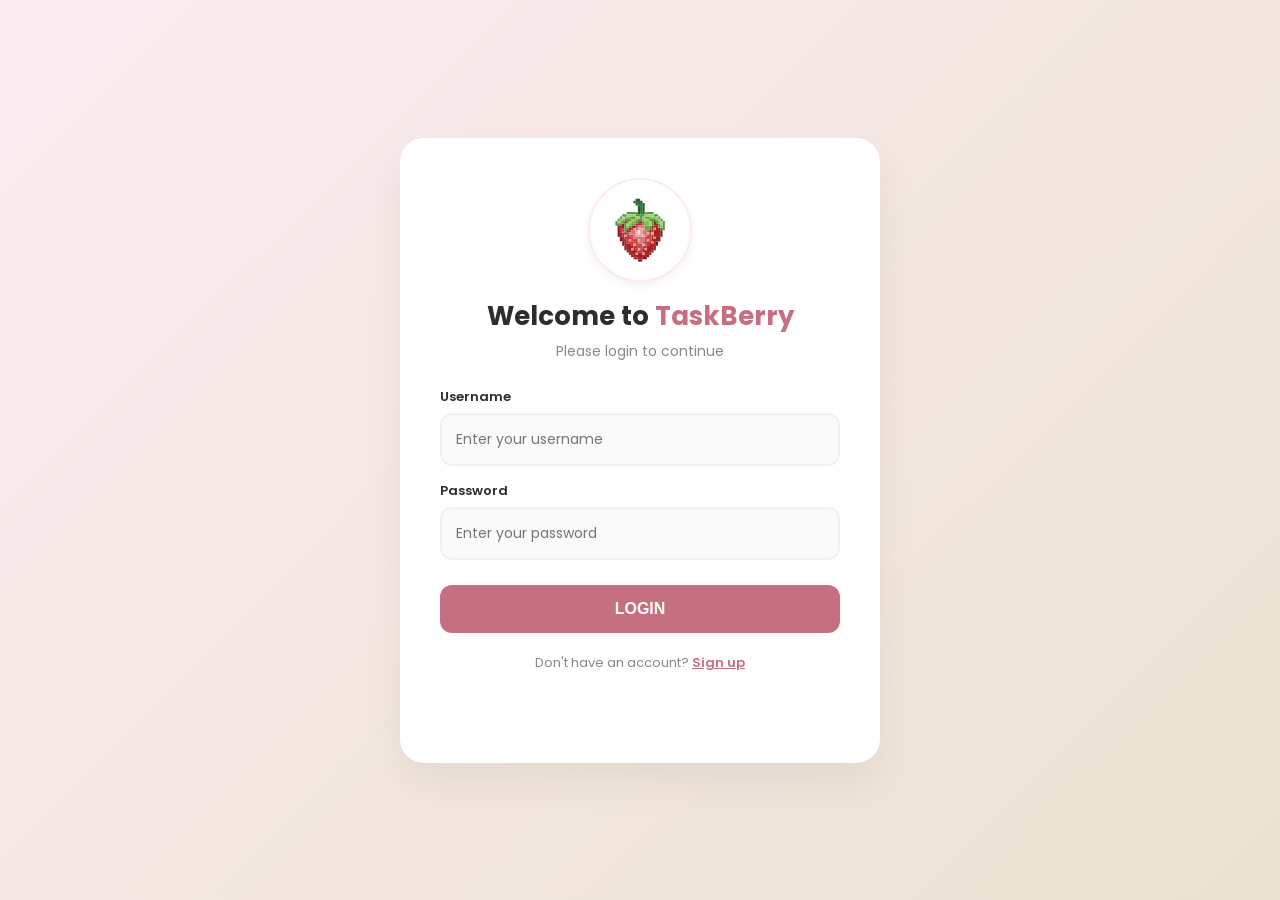
<file: frontend/index.html>
<!DOCTYPE html>
<html lang="en">
<head>
  <meta charset="UTF-8" />
  <meta name="viewport" content="width=device-width, initial-scale=1.0" />
  <title>TaskBerry – Welcome</title>
  <link rel="stylesheet" href="login.css" />
  <link href="https://fonts.googleapis.com/css2?family=Poppins:wght@300;400;500;600;700&display=swap" rel="stylesheet">
</head>

<body>
  
  <div class="login-page">
    
    <div class="login-card">
      
      <div class="login-header">
        <div class="icon-circle">
          <img src="assets/taskberry-logo.svg" alt="TaskBerry Logo" class="user-avatar">
        </div>
        <h2 class="title">Welcome to <span>TaskBerry</span></h2>
        <p id="page-subtitle" class="subtitle">Please login to continue</p>
      </div>

      <div id="login-box" class="form-content">
        <div class="input-group">
          <label> Username</label>
          <input id="username" type="text" placeholder="Enter your username" />
        </div>
        
        <div class="input-group">
          <label>Password</label>
          <input id="password" type="password" placeholder="Enter your password" />
        </div>

        <button onclick="handleLogin()" class="btn-login">LOGIN</button>
        
        <p class="switch-text">
          Don't have an account? 
          <span onclick="toggleForms('register')" class="link-btn">Sign up</span>
        </p>
      </div>

      <div id="register-box" class="form-content hidden">
        <div class="input-group">
          <label>Username</label>
          <input id="reg-username" type="text" placeholder="Choose a username" />
        </div>

        <div class="input-group">
          <label>Email (Optional)</label>
          <input id="reg-email" type="email" placeholder="example@mail.com" />
        </div>
        
        <div class="input-group">
          <label>Password</label>
          <input id="reg-password" type="password" placeholder="Create a password" />
        </div>

        <button onclick="handleRegister()" class="btn-login btn-register">SIGN UP</button>
        
        <p class="switch-text">
          Already have an account? 
          <span onclick="toggleForms('login')" class="link-btn">Login</span>
        </p>
      </div>

      <p id="error" class="error-msg"></p>
      <p id="success" class="success-msg"></p>

    </div>
  </div>

  <script src="config.js"></script>
  <script src="main.js"></script>
</body>
</html>
</file>
<file: frontend/login.css>
/* ---------- GLOBAL / VARIABLES ---------- */
:root {
  /* TaskBerry Renk Paleti */
  --bg-gradient-1: #FCEBF1;
  --bg-gradient-2: #ECE3D2;
  --card-bg: #FFFFFF;
  --text-main: #2D2D2D;
  --text-muted: #888888;
  --accent-color: #C66F80;
  --accent-hover: #4A6644;
  --error-color: #e74c3c;
  --success-color: #2ecc71; /* Yeni: Başarı mesajı rengi */
}

body {
  margin: 0;
  padding: 0;
  font-family: "Poppins", sans-serif;
  height: 100vh;
  overflow: hidden;
}

.login-page {
  width: 100%;
  height: 100vh;
  background: linear-gradient(135deg, var(--bg-gradient-1) 0%, var(--bg-gradient-2) 100%);
  display: flex;
  justify-content: center;
  align-items: center;
}

.login-card {
  background: var(--card-bg);
  padding: 40px;
  width: 100%;
  max-width: 400px;
  border-radius: 24px;
  box-shadow: 0 20px 40px rgba(0,0,0,0.06);
  text-align: center;
  position: relative;
  transition: all 0.3s ease;
}

/* Header */
.icon-circle {
  width: 90px;
  height: 90px;
  margin: 0 auto 15px;
  padding: 5px;
  background: white;
  border-radius: 50%;
  box-shadow: 0 4px 10px rgba(0,0,0,0.05);
  border: 2px solid var(--bg-gradient-1);
}

.user-avatar {
  width: 100%;
  height: 100%;
  border-radius: 50%;
  object-fit: cover;
}

.title {
  font-size: 26px;
  font-weight: 700;
  margin: 0;
  color: var(--text-main);
}
.title span { color: var(--accent-color); }

.subtitle {
  margin: 5px 0 25px;
  font-size: 14px;
  color: var(--text-muted);
}

/* Form Inputs */
.input-group {
  text-align: left;
  margin-bottom: 15px;
}

.input-group label {
  display: block;
  margin-bottom: 6px;
  font-size: 13px;
  font-weight: 600;
  color: var(--text-main);
}

.input-group input {
  width: 100%;
  box-sizing: border-box;
  padding: 14px;
  border-radius: 12px;
  border: 2px solid #f0f0f0;
  background: #fafafa;
  font-family: inherit;
  font-size: 14px;
  transition: 0.3s;
}
.input-group input:focus {
  outline: none;
  border-color: var(--accent-color);
  background: white;
}

/* Buttons */
.btn-login {
  width: 100%;
  padding: 15px;
  margin-top: 10px;
  background: var(--accent-color);
  color: white;
  border: none;
  border-radius: 12px;
  font-size: 16px;
  font-weight: 600;
  cursor: pointer;
  transition: 0.3s;
}
.btn-login:hover {
  background: var(--accent-hover);
  transform: translateY(-2px);
  box-shadow: 0 5px 15px rgba(74, 102, 68, 0.2);
}

/* --- YENİ EKLENEN STİLLER --- */

/* Formlar arası geçiş linkleri */
.switch-text {
  margin-top: 20px;
  font-size: 13px;
  color: var(--text-muted);
}
.link-btn {
  color: var(--accent-color);
  font-weight: 600;
  cursor: pointer;
  text-decoration: underline;
}
.link-btn:hover { color: var(--accent-hover); }

/* Gizleme sınıfı */
.hidden {
  display: none;
}

/* Mesajlar */
.error-msg {
  color: var(--error-color);
  margin-top: 15px;
  font-size: 13px;
  font-weight: 500;
  min-height: 20px;
}
.success-msg {
  color: var(--success-color);
  margin-top: 15px;
  font-size: 13px;
  font-weight: 600;
}
</file>
<file: frontend/dashboard.css>
/* ---------- GLOBAL ---------- */
:root {
  --bg-color: #FDFBF7;
  --sidebar-bg: #FFFFFF;
  --text-main: #2D2D2D;
  --text-muted: #888888;
  --accent: #1e1e1e;
  --border-radius: 20px;
  
  /* YENİ "MATCHA STRAWBERRY" PALETİ */
  --card-1: #F4C7D0; /* Açık Pembe */
  --card-2: #9FAA74; /* Fıstık Yeşili */
  --card-3: #FCEBF1; /* Çok Açık Pembe */
  --card-4: #ECE3D2; /* Krem/Bej */
  --card-5: #C66F80; /* Koyu Gül Kurusu */
  --card-6: #4A6644; /* Koyu Matcha Yeşili */
  --card-7: #D7DAB3; /* Açık Yeşil/Sarı */
}

body {
  margin: 0;
  font-family: "Poppins", sans-serif;
  background-color: var(--bg-color);
  color: var(--text-main);
  height: 100vh;
  overflow: hidden;
}

/* Layout Grid */
.layout {
  display: grid;
  grid-template-columns: 280px 1fr 280px; 
  height: 100vh;
  gap: 0;
}

/* ---------- LEFT SIDEBAR ---------- */
.left-sidebar {
  background: var(--bg-color);
  padding: 30px;
  border-right: 1px solid rgba(0,0,0,0.03);
  display: flex;
  flex-direction: column;
  gap: 30px;
}

.logo {
  font-size: 26px;
  font-weight: 700;
  color: var(--text-main);
  margin: 0;
}

.sidebar-section h3 {
  font-size: 14px;
  text-transform: uppercase;
  letter-spacing: 1px;
  color: var(--text-muted);
  margin-bottom: 15px;
}

/* Weekly List */
.weekly-list {
  padding: 0;
  margin: 0;
}

.weekly-list li {
  list-style: none;
  font-size: 13px;
  color: var(--text-main);
  padding: 10px 0;
  border-bottom: 1px solid rgba(0,0,0,0.05);
  display: flex;
  justify-content: space-between;
}

/* --- ADD TASK KARTI --- */
.highlighted-card {
  background: var(--card-3); 
  padding: 25px;
  border-radius: 20px;
  border: 2px solid var(--card-1); 
  box-shadow: 0 8px 20px rgba(198, 111, 128, 0.1); 
}
.highlighted-card h3 {
  color: var(--card-5); 
  font-weight: 700;
}

.add-task-form input,
.add-task-form textarea {
  width: 100%;
  box-sizing: border-box;
  background: #fff;
  border: 1px solid #eee;
  padding: 12px;
  border-radius: 12px;
  margin-bottom: 10px;
  font-family: inherit;
  font-size: 13px;
  transition: 0.2s;
}
.add-task-form input:focus, .add-task-form textarea:focus {
  outline: none;
  border-color: var(--card-1);
}

/* *** DÜZENLEME: Inputları alt alta alıp taşmayı engelledik *** */
.date-time-row {
  display: flex;
  flex-direction: column; /* Yan yana yerine alt alta */
  gap: 10px; /* Aralarına boşluk */
}

.btn-add {
  width: 100%;
  background: var(--card-5); 
  color: white;
  padding: 12px;
  border-radius: 12px;
  border: none;
  cursor: pointer;
  font-weight: 600;
  margin-top: 5px;
  transition: 0.2s;
}
.btn-add:hover { background: var(--card-6); }


/* ---------- MAIN CONTENT ---------- */
.main-content {
  padding: 30px 40px;
  overflow-y: auto;
}

/* Header */
.top-header {
  display: flex;
  justify-content: space-between;
  align-items: flex-end;
  margin-bottom: 30px;
}

.welcome-text h1 {
  font-size: 32px;
  margin: 0;
  font-weight: 600;
}
.welcome-text p {
  margin: 5px 0 0 0;
  color: var(--text-muted);
}

.date-controller {
  display: flex;
  align-items: center;
  background: white;
  padding: 5px;
  border-radius: 50px;
  box-shadow: 0 4px 15px rgba(0,0,0,0.03);
}

.nav-btn {
  background: transparent;
  border: none;
  cursor: pointer;
  padding: 8px;
  color: var(--text-main);
  display: flex;
  align-items: center;
}
.week-range-text {
  font-size: 14px;
  font-weight: 500;
  margin: 0 15px;
  min-width: 180px;
  text-align: center;
}

/* Day Selector */
.day-selector-wrapper {
  margin-bottom: 30px;
}
.day-selector {
  display: flex;
  gap: 12px;
}
.day-selector div {
  padding: 10px 20px;
  background: white;
  border-radius: 14px;
  cursor: pointer;
  font-weight: 500;
  font-size: 14px;
  color: var(--text-muted);
  transition: 0.2s;
  border: 1px solid transparent;
}
.day-selector div:hover {
  border-color: var(--card-2);
}
.day-selector .active {
  background: var(--text-main);
  color: white;
  box-shadow: 0 4px 12px rgba(0,0,0,0.2);
}

/* ---------- TASK GRID ---------- */
.task-grid {
  display: grid;
  grid-template-columns: repeat(auto-fill, minmax(280px, 1fr));
  gap: 20px;
  padding-bottom: 50px;
}

/* Card Styles */
.task-card {
  background: white;
  border-radius: 24px;
  padding: 24px;
  display: flex;
  flex-direction: column;
  justify-content: space-between;
  min-height: 140px;
  transition: transform 0.2s, box-shadow 0.2s;
  cursor: default;
  position: relative;
  overflow: hidden;
  border: 1px solid rgba(0,0,0,0.05); 
}

.task-card:hover {
  transform: translateY(-5px);
  box-shadow: 0 10px 25px rgba(0,0,0,0.05);
}

/* YENİ RENK PALETİ SINIFLARI */
.pastel-1 { background-color: var(--card-1); }
.pastel-2 { background-color: var(--card-2); }
.pastel-3 { background-color: var(--card-3); }
.pastel-4 { background-color: var(--card-4); }
.pastel-5 { background-color: var(--card-5); color: white; } 
.pastel-6 { background-color: var(--card-6); color: white; }
.pastel-7 { background-color: var(--card-7); }

.pastel-5 .task-title, .pastel-6 .task-title { color: white; }
.pastel-5 .task-desc, .pastel-6 .task-desc { color: rgba(255,255,255,0.8); }
.pastel-5 .task-time-badge, .pastel-6 .task-time-badge { background: rgba(0,0,0,0.2); color: white; }


.task-header {
  display: flex;
  justify-content: space-between;
  align-items: flex-start;
  margin-bottom: 10px;
}

.task-time-badge {
  background: rgba(255,255,255,0.6);
  padding: 4px 10px;
  border-radius: 20px;
  font-size: 12px;
  font-weight: 600;
  color: #333;
}

.task-title {
  font-size: 18px;
  font-weight: 600;
  margin-bottom: 6px;
  color: #222;
  line-height: 1.3;
}

.task-desc {
  font-size: 13px;
  color: #555;
  margin-bottom: 20px;
  line-height: 1.5;
  flex-grow: 1;
}

.card-footer {
  display: flex;
  gap: 8px;
  justify-content: flex-end;
}

.icon-btn {
  width: 32px;
  height: 32px;
  border-radius: 50%;
  border: none;
  cursor: pointer;
  display: flex;
  align-items: center;
  justify-content: center;
  background: rgba(255,255,255,0.7);
  transition: 0.2s;
  font-size: 14px;
  color: #555;
}
.icon-btn:hover { background: white; transform: scale(1.1); color: #000; }
.btn-done:hover { color: #2ecc71; }
.btn-edit:hover { color: #f1c40f; }
.btn-del:hover { color: #e74c3c; }


/* ---------- RIGHT SIDEBAR ---------- */
.right-sidebar {
  background: white;
  padding: 30px;
  display: flex;
  flex-direction: column;
  justify-content: flex-start; 
  gap: 30px;
}

.profile-section {
  display: flex;
  flex-direction: column;
  gap: 20px;
}

.profile-header {
  text-align: center;
  background: var(--bg-color);
  padding: 20px;
  border-radius: 24px;
}

.avatar {
  width: 80px;
  height: 80px;
  border-radius: 50%;
  margin-bottom: 10px;
}

.profile-info h3 { margin: 0; font-size: 18px; }
.profile-info p { margin: 5px 0 0 0; font-size: 13px; color: var(--text-muted); }

/* Logout Button */
.btn-logout {
  display: flex;
  align-items: center;
  justify-content: center;
  gap: 8px;
  width: 100%;
  padding: 12px;
  border: 1px solid #fee;
  background: #fff5f5;
  color: #e74c3c;
  border-radius: 12px;
  cursor: pointer;
  font-weight: 600;
  transition: 0.2s;
}
.btn-logout:hover {
  background: #e74c3c;
  color: white;
}


/* ---------- WEATHER WIDGET ---------- */
.weather-card {
  margin-top: auto; /* Sol menüde en alta iter */
  background: linear-gradient(135deg, #a8edea 0%, #fed6e3 100%);
  padding: 25px;
  border-radius: 24px;
  color: #444;
  text-align: center;
  box-shadow: 0 10px 25px rgba(0,0,0,0.05);
  position: relative;
  overflow: hidden;
}

#weatherLoading {
  font-size: 13px;
  color: #666;
  font-style: italic;
}

.weather-top {
  display: flex;
  align-items: center;
  justify-content: center;
  gap: 10px;
  margin-bottom: 5px;
}

#weatherIcon {
  width: 60px;
  height: 60px;
  filter: drop-shadow(0 4px 6px rgba(0,0,0,0.1));
}

#weatherTemp {
  font-size: 36px;
  font-weight: 700;
  color: #2D2D2D;
}

.weather-info h4 {
  margin: 0;
  font-size: 18px;
  font-weight: 600;
  color: #2D2D2D;
}

.weather-info p {
  margin: 2px 0 0 0;
  font-size: 13px;
  text-transform: capitalize;
  opacity: 0.8;
}

/* Modal */
.modal {
  position: fixed;
  top: 0; left: 0; width: 100%; height: 100%;
  background: rgba(0,0,0,0.5);
  backdrop-filter: blur(4px);
  display: flex;
  justify-content: center;
  align-items: center;
  z-index: 999;
}
.hidden { display: none !important; }

.modal-content {
  background: white;
  padding: 30px;
  width: 400px;
  border-radius: 24px;
  box-shadow: 0 20px 50px rgba(0,0,0,0.2);
}
.modal-header {
  display: flex;
  justify-content: space-between;
  align-items: center;
  margin-bottom: 20px;
}
.close-icon {
  background: none; border: none; font-size: 24px; cursor: pointer;
}
.modal-content label {
  display: block;
  font-size: 12px;
  font-weight: 600;
  margin-bottom: 5px;
  color: var(--text-muted);
}
.modal-content input, .modal-content textarea {
  width: 100%;
  box-sizing: border-box;
  padding: 12px;
  border: 1px solid #eee;
  border-radius: 10px;
  margin-bottom: 15px;
  font-family: inherit;
}
.row { display: flex; gap: 10px; }
.btn-save {
  width: 100%;
  background: var(--text-main);
  color: white;
  padding: 12px;
  border-radius: 12px;
  border: none;
  cursor: pointer;
}

::-webkit-scrollbar { width: 6px; }
::-webkit-scrollbar-track { background: transparent; }
::-webkit-scrollbar-thumb { background: #ddd; border-radius: 10px; }
</file>
